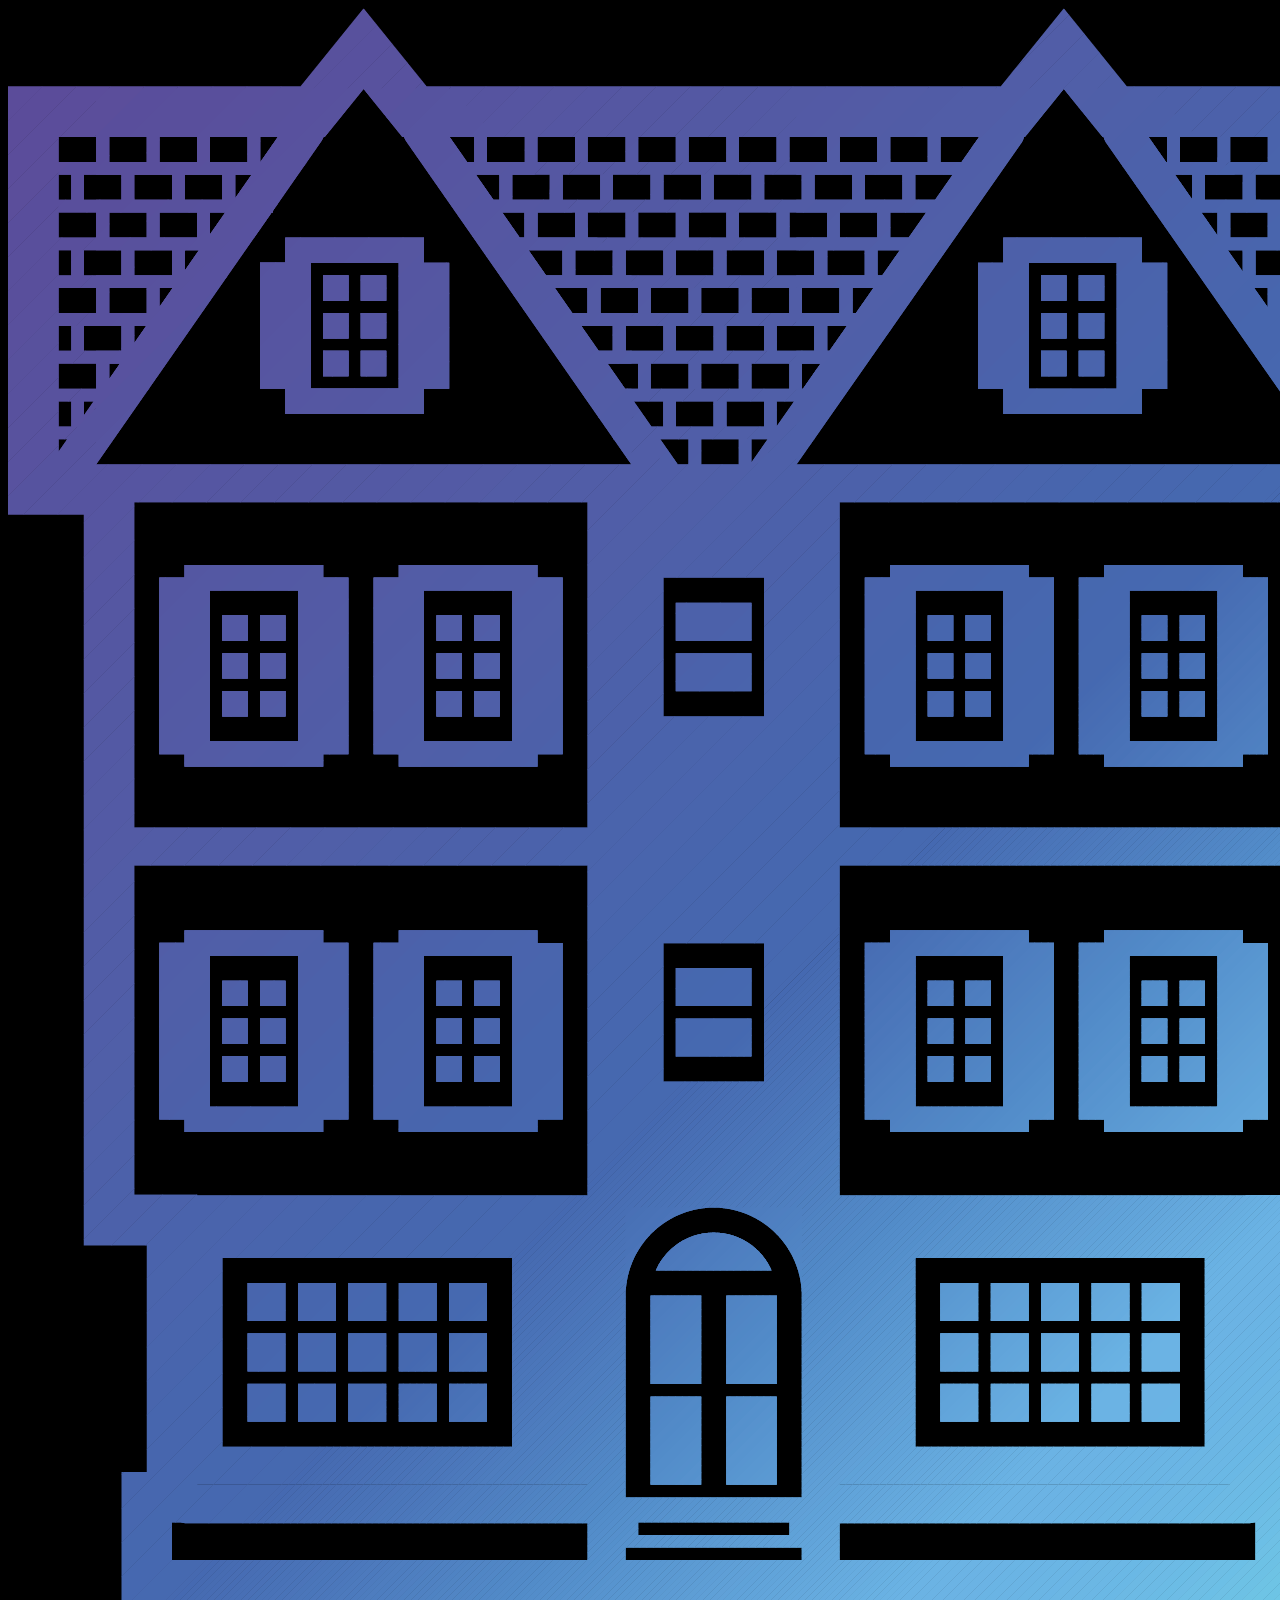
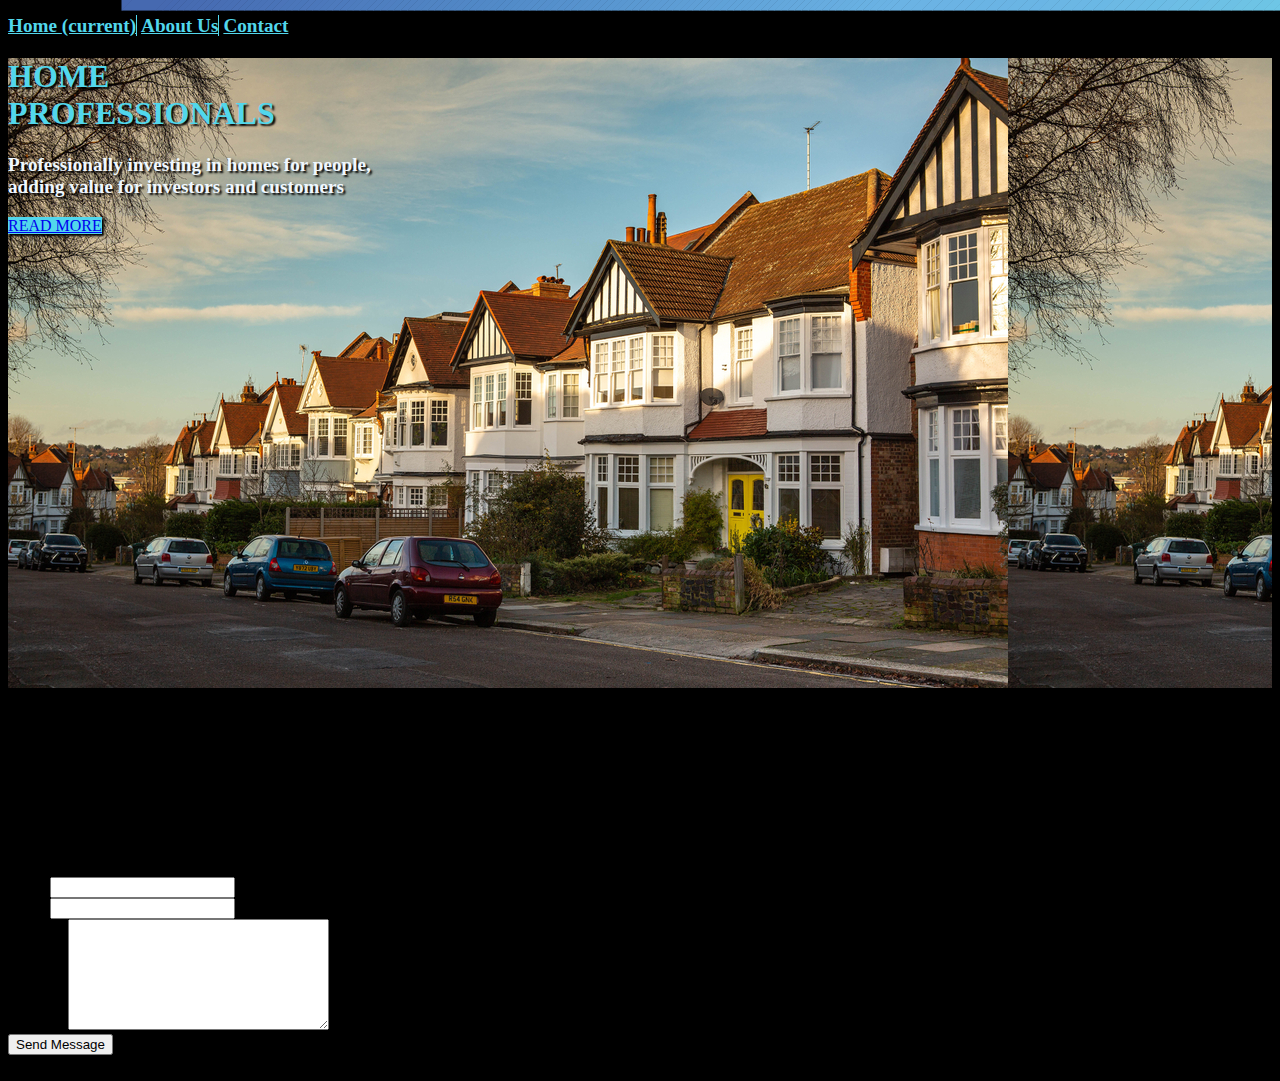
<file: index.html>
<!doctype html>
<html lang="en">

<head>
	<title>Home Professionals</title>
	<link rel="icon" href="img/Logo.png" type="image/png" sizes="16x16">
	<!-- Required meta tags -->
	<meta charset="utf-8">
	<meta name="viewport" content="width=device-width, initial-scale=1, shrink-to-fit=no">
	
	<!-- Bootstrap CSS v5.2.1 -->
	<link href="https://cdn.jsdelivr.net/npm/bootstrap@5.2.1/dist/css/bootstrap.min.css" rel="stylesheet"
	integrity="sha384-iYQeCzEYFbKjA/T2uDLTpkwGzCiq6soy8tYaI1GyVh/UjpbCx/TYkiZhlZB6+fzT" crossorigin="anonymous">
	<link rel="stylesheet" href="CSS/style.css">
</head>

<body class="bg-dark" style="background-color: black;">
	<header class="container row mx-auto m-3">
		<!-- place navbar here -->
		<img src="img/Logo.png" class="img-fluid p-1 rounded-top col-8 col-lg-6 col-sm-12 col-xs-12 mx-auto" alt="Logo">
		<nav class="col-12 col-lg-6 col-sm-12 navbar navbar-expand navbar-dark bg-dark mx-auto ">
			<div class="nav navbar-nav mx-auto ">
				<a class="nav-item pt-lg-5 pb-lg-5 nav-link active" href="#" aria-current="page">Home <span class="visually-hidden">(current)</span></a>
				<a class="nav-item pt-lg-5 pb-lg-5 nav-link" href="About US/">About Us</a>
				<a class="nav-item pt-lg-5 pb-lg-5 nav-link" href="#Contact">Contact</a>
			</div>
		</nav>
	</header>
	<main class="col-12" style="background-image: url('img/UK-houses.jpg');height: 70vh;">		
		<h1 class="display-1 pt-5 container">HOME<br>PROFESSIONALS</h1>
		<p class="container display-6" style="color: aliceblue; font-weight: bold;">Professionally investing in homes for people, <br> adding value for investors and customers</p>
		<div class="container">
			<a name="" id="" class="btn btn-dark" style="background-color: #52D7EC;border-color: aliceblue; box-shadow: black 2px 2px 2px;" href="#" role="button">READ MORE</a>
		</div>
	</main>
	<footer class="container">
		<!-- place footer here -->
		<div class="row pt-5">
			<div class="col-md-5 mr-auto">
				<a id="Contact"></a>
				<h2 class="text-light">Contact Us</h2>
				<p class="mb-5 text-light">IF YOU WANT TO CONTACT SOMEONE FROM OUR TEAM, CALL OR E-MAIL US AT:</p>
				<ul class="list-unstyled pl-md-5 mb-5">
					<li class="d-flex text-light mb-2">
						<span class="mr-3"><span class="icon-map"></span></span> 71 Cuxton Road, Rochester,<br> United Kingdom, ME2 2BU
					</li>
					<li class="d-flex text-light mb-2"><span class="mr-3"><span class="icon-phone"></span></span> +1 (222) 345 6789</li>
					<li class="d-flex text-light"><span class="mr-3"><span class="icon-envelope-o"></span></span> info@mywebsite.com </li>
				</ul>
			</div>
			<div class="col-md-6">
				<form class="mb-5" method="post" id="contactForm" name="contactForm" novalidate="novalidate">
					<div class="row">
						<div class="col-md-12 form-group">
							<label for="name" class="col-form-label text-light">Name</label>
							<input type="text" class="form-control" name="name" id="name">
						</div>
					</div>
					<div class="row">
						<div class="col-md-12 form-group">
							<label for="email" class="col-form-label text-light">Email</label>
							<input type="text" class="form-control" name="email" id="email">
						</div>
					</div>
					<div class="row">
						<div class="col-md-12 form-group">
							<label for="message" class="col-form-label text-light">Message</label>
							<textarea class="form-control" name="message" id="message" cols="30" rows="7"></textarea>
						</div>
					</div>
					<div class="row">
						<div class="col-md-12 pt-3">
							<input type="submit" value="Send Message" class="btn text-light btn-primary rounded py-2 px-4">
							<span class="submitting"></span>
						</div>
					</div>
				</form>
				<div id="form-message-warning mt-4"></div>
				<div id="form-message-success">
					Your message was sent, thank you!
				</div>
			</div>
		</div>
	</footer>
	<!-- Bootstrap JavaScript Libraries -->
	<script src="https://cdn.jsdelivr.net/npm/@popperjs/core@2.11.6/dist/umd/popper.min.js"
	integrity="sha384-oBqDVmMz9ATKxIep9tiCxS/Z9fNfEXiDAYTujMAeBAsjFuCZSmKbSSUnQlmh/jp3" crossorigin="anonymous">
</script>

<script src="https://cdn.jsdelivr.net/npm/bootstrap@5.2.1/dist/js/bootstrap.min.js"
integrity="sha384-7VPbUDkoPSGFnVtYi0QogXtr74QeVeeIs99Qfg5YCF+TidwNdjvaKZX19NZ/e6oz" crossorigin="anonymous">
</script>
</body>
</html>
</file>
<file: CSS/style.css>
.nav-item:not(:last-child){
    border-right: #52D7EC 1px solid;
}
.nav-item{
    color: #52D7EC;
    font-weight: bold;
    font-size: 1.2em;
}
.display-1{
    color: #52D7EC;
    font-weight: bold;
    text-shadow: black 2px 2px 2px;
}
.display-6{
    color: #52D7EC;
    font-weight: bold;
    font-size: 1.2em;
    text-shadow: black 2px 2px 2px;
}
</file>
